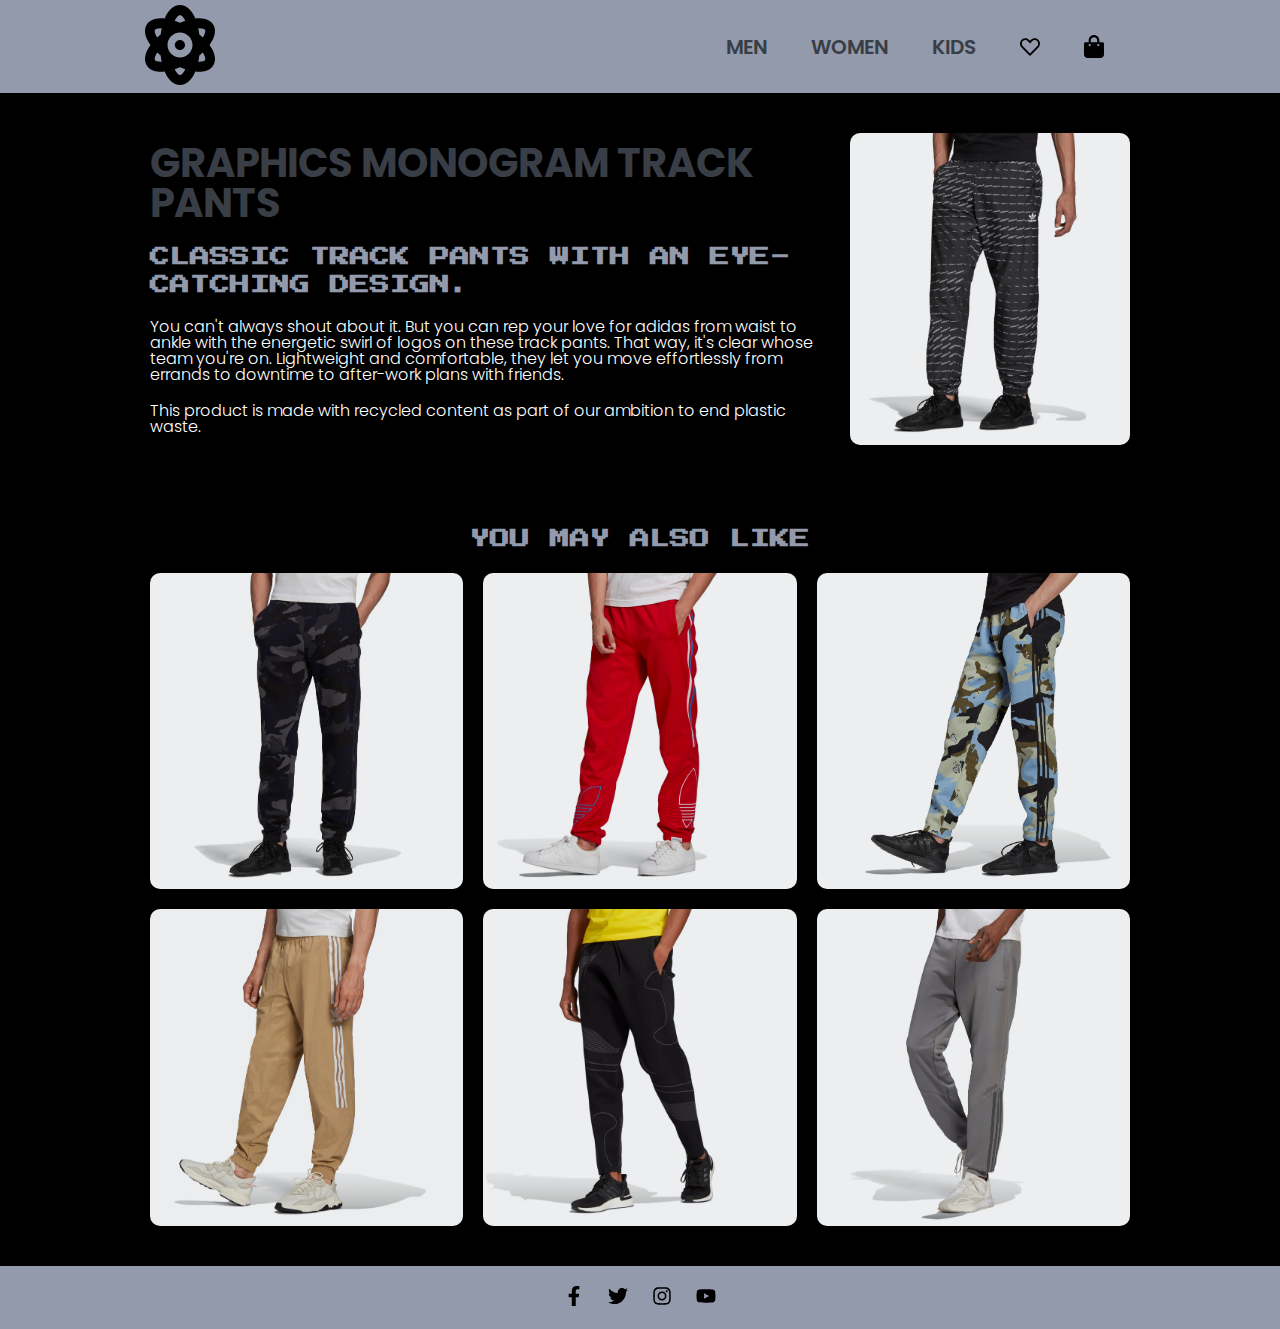
<file: block-BHaabk/index.html>
<!DOCTYPE html>
<html lang="en">
    <head>
        <title></title>
        <meta charset="UTF-8">
        <meta name="viewport" content="width=device-width, initial-scale=1">
        <link href="assets/css/style.css" rel="stylesheet">
        <link rel="preconnect" href="https://fonts.googleapis.com">
<link rel="preconnect" href="https://fonts.gstatic.com" crossorigin>
<link href="https://fonts.googleapis.com/css2?family=Poppins:wght@300;400;500;600;700&family=Press+Start+2P&display=swap" rel="stylesheet">
    </head>
    <body>
        <header class="header">
            <div class="container">
                <a class="logo" href="#">
                    <img src="assets/media/atom-solid.svg" alt="">
                </a>
                <nav class="nav">
                    <a href="#">men</a>
                    <a href="#">women</a>
                    <a href="#">kids</a>
                    <a href="#"><img src="assets/media/heart-regular.svg" alt=""></a>
                    <a href="#"><img src="assets/media/bag-shopping-solid.svg" alt=""></a>
                </nav>
            </div>
        </header>
        <main>
            <article class="sec1">
                <div class="container">
                    <div class="flex-container">
                        <div class="col col1">
                            <h1>GRAPHICS MONOGRAM TRACK PANTS</h1>
                            <h2>CLASSIC TRACK PANTS WITH AN EYE-CATCHING DESIGN.</h2>
                            <p>You can't always shout about it. But you can rep your love for adidas from waist to ankle with the energetic swirl of logos on these track pants. That way, it's clear whose team you're on. Lightweight and comfortable, they let you move effortlessly from errands to downtime to after-work plans with friends.</p>
                            <p>This product is made with recycled content as part of our ambition to end plastic waste.</p>
                        </div>
                        <div class="col col2">
                            <img src="assets/media/Graphics_Monogram_Track_Pants_Black_H13484.jpg" alt="">
                        </div>
                    </div>
                </div>
            </article>
            <section class="sec2">
                <div class="container">
                    <h2 class="center">YOU MAY ALSO LIKE</h2>
                    <div class="flex-container">
                        <div class="col">
                            <img src="assets/media/Graphics_Monogram_Track_Pants_Black_H13484_23_hover_model.jpg" alt="">
                        </div>
                        <div class="col">
                            <img src="assets/media/Graphics_Monogram_Track_Pants_Black_H13484_42_detail.jpg" alt="">
                        </div>
                        <div class="col">
                            <img src="assets/media/Graphics_Monogram_Track_Pants_Black_H13484_25_model.jpg" alt="">
                        </div>
                        <div class="col">
                            <img src="assets/media/Graphics_Monogram_Track_Pants_Black_H13484_41_detail.jpg" alt="">
                        </div>
                        <div class="col">
                            <img src="assets/media/Graphics_Monogram_Track_Pants_Black_H13484_01_laydown.jpg" alt="">
                        </div>
                        <div class="col">
                            <img src="assets/media/adidas_SPRT_Colorblock_Track_Pants_Grey_H37866_21_model.jpg" alt="">
                        </div>
                    </div>    
                </div>
            </section>
        </main>
        <footer>
            <a href="#"><img src="assets/media/social/facebook-f-brands.svg" alt=""></a>
            <a href="#"><img src="assets/media/social/twitter-brands.svg" alt=""></a>
            <a href="#"><img src="assets/media/social/instagram-brands.svg" alt=""></a>
            <a href="#"><img src="assets/media/social/youtube-brands.svg" alt=""></a>    
        </footer>
    </body>
</html>
</file>
<file: block-BHaabk/assets/css/style.css>
/*
*  html5resetcss
*/
html,body,div,span,object,iframe,h1,h2,h3,h4,h5,h6,p,blockquote,pre,abbr,address,cite,code,del,dfn,em,img,ins,kbd,q,samp,small,strong,sub,sup,var,b,i,dl,dt,dd,ol,ul,li,fieldset,form,label,legend,table,caption,tbody,tfoot,thead,tr,th,td,article,aside,canvas,details,figcaption,figure,footer,header,hgroup,menu,nav,section,summary,time,mark,audio,video{margin:0;padding:0;border:0;outline:0;font-size:100%;vertical-align:baseline;background:transparent}
body{line-height:1}
article,aside,details,figcaption,figure,footer,header,hgroup,menu,nav,section{display:block}
nav ul{list-style:none}
blockquote,q{quotes:none}
blockquote:before,blockquote:after,q:before,q:after{content:none}
a{margin:0;padding:0;font-size:100%;vertical-align:baseline;background:transparent}
ins{background-color:#ff9;color:#000;text-decoration:none}
mark{background-color:#ff9;color:#000;font-style:italic;font-weight:bold}
del{text-decoration:line-through}
abbr[title],dfn[title]{border-bottom:1px dotted;cursor:help}
table{border-collapse:collapse;border-spacing:0}
hr{display:block;height:1px;border:0;border-top:1px solid #ccc;margin:1em 0;padding:0}
input,select{vertical-align:middle}



/*styling*/

* {
    box-sizing: border-box;
}
body{
    font-size: 16px;
    background-color: black;
    font-family: 'Poppins', sans-serif;
    color: white;
    font-weight: 300;
}
.clearfix::before, .clearfix::after {
    content: "";
    display: table;
}
.clearfix::after {
    clear: both;
}
.container {
    width: 1000px;
    margin: 0 auto;
}
.center {
    text-align: center;
}

/*header*/

.header {
    background-color: #929AAB;
    padding: 5px 0;
}
.header a{
    color: #393E46;
}
.logo {
    width: 80px;
}
.logo, .nav {
    display: inline-block;
    vertical-align: middle;
}
.nav {
    width: calc(100% - 100px);
    text-align: right;
}
.nav a {
    text-transform: uppercase;
    text-decoration: none;
    padding: 20px;
    font-size: 20px;
    font-weight: 600;
}
.nav img {
    width: 20px;
}
.nav a, .nav img {
    vertical-align: middle;
}


/* main */

.flex-container {
    display: flex;
    flex-wrap: wrap;
    justify-content: space-evenly;
}

.col1, .col2, .sec2 .col {
    margin: 1%;
}
.col1 {
    width: 68%;
}
.col2 {
    width: 28%;
}
.col2 img, .sec2 .col img {
    width: 100%;
    height: 100%;
    object-fit: cover;
    border-radius: 10px;
}
h1 {
    font-size: 40px;
    padding: 10px 0;
    color: #393E46;
}
h2 {
    font-size: 20px;
    font-family: 'Press Start 2P', cursive;
    padding: 10px 0;
    line-height: 1.4;
    color: #929AAB;
}
p {
    padding: 10px 0;
}
.sec2 .col {
    width: 31.33%;
}
.sec1, .sec2 {
    padding: 30px 0;
}
footer {
    background-color: #929AAB;
    text-align: center;
    padding: 10px;
}
footer img {
    width: 20px;
    height: 20px;
    margin: 10px;
}
</file>
